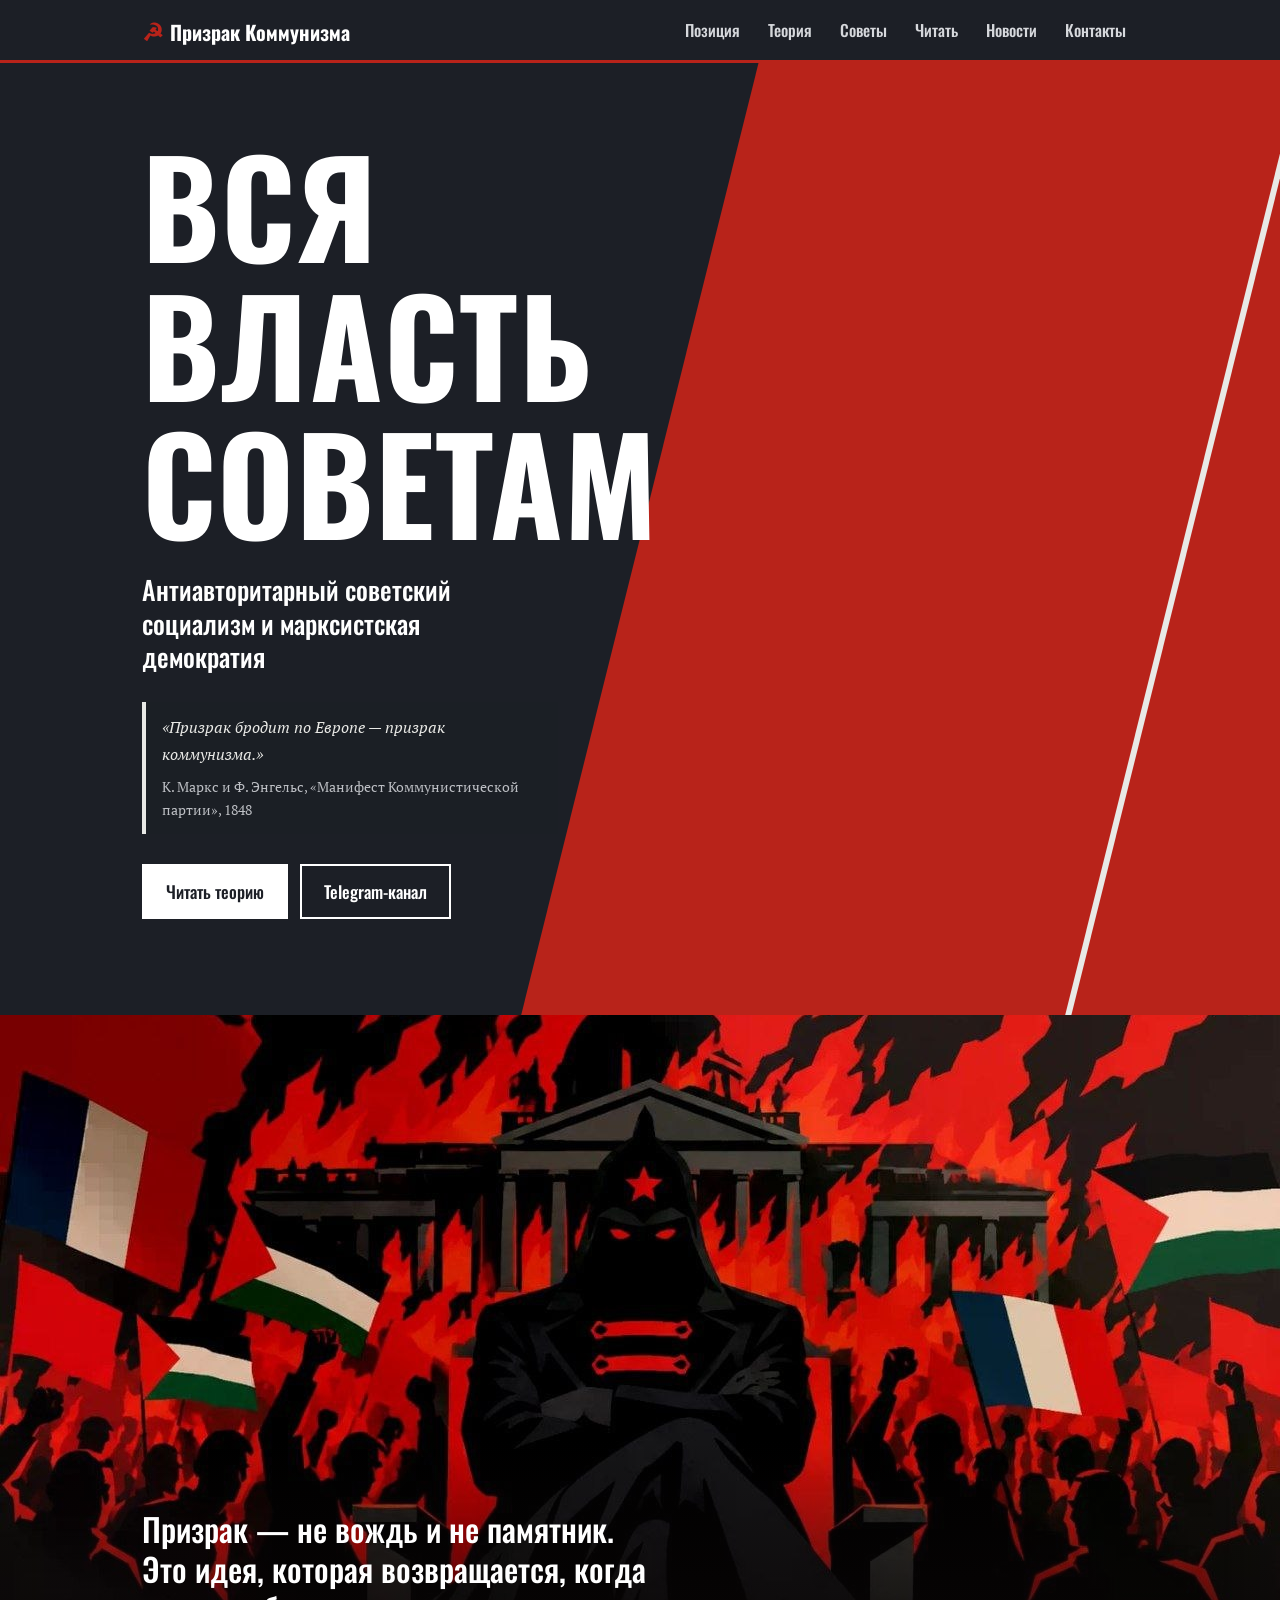
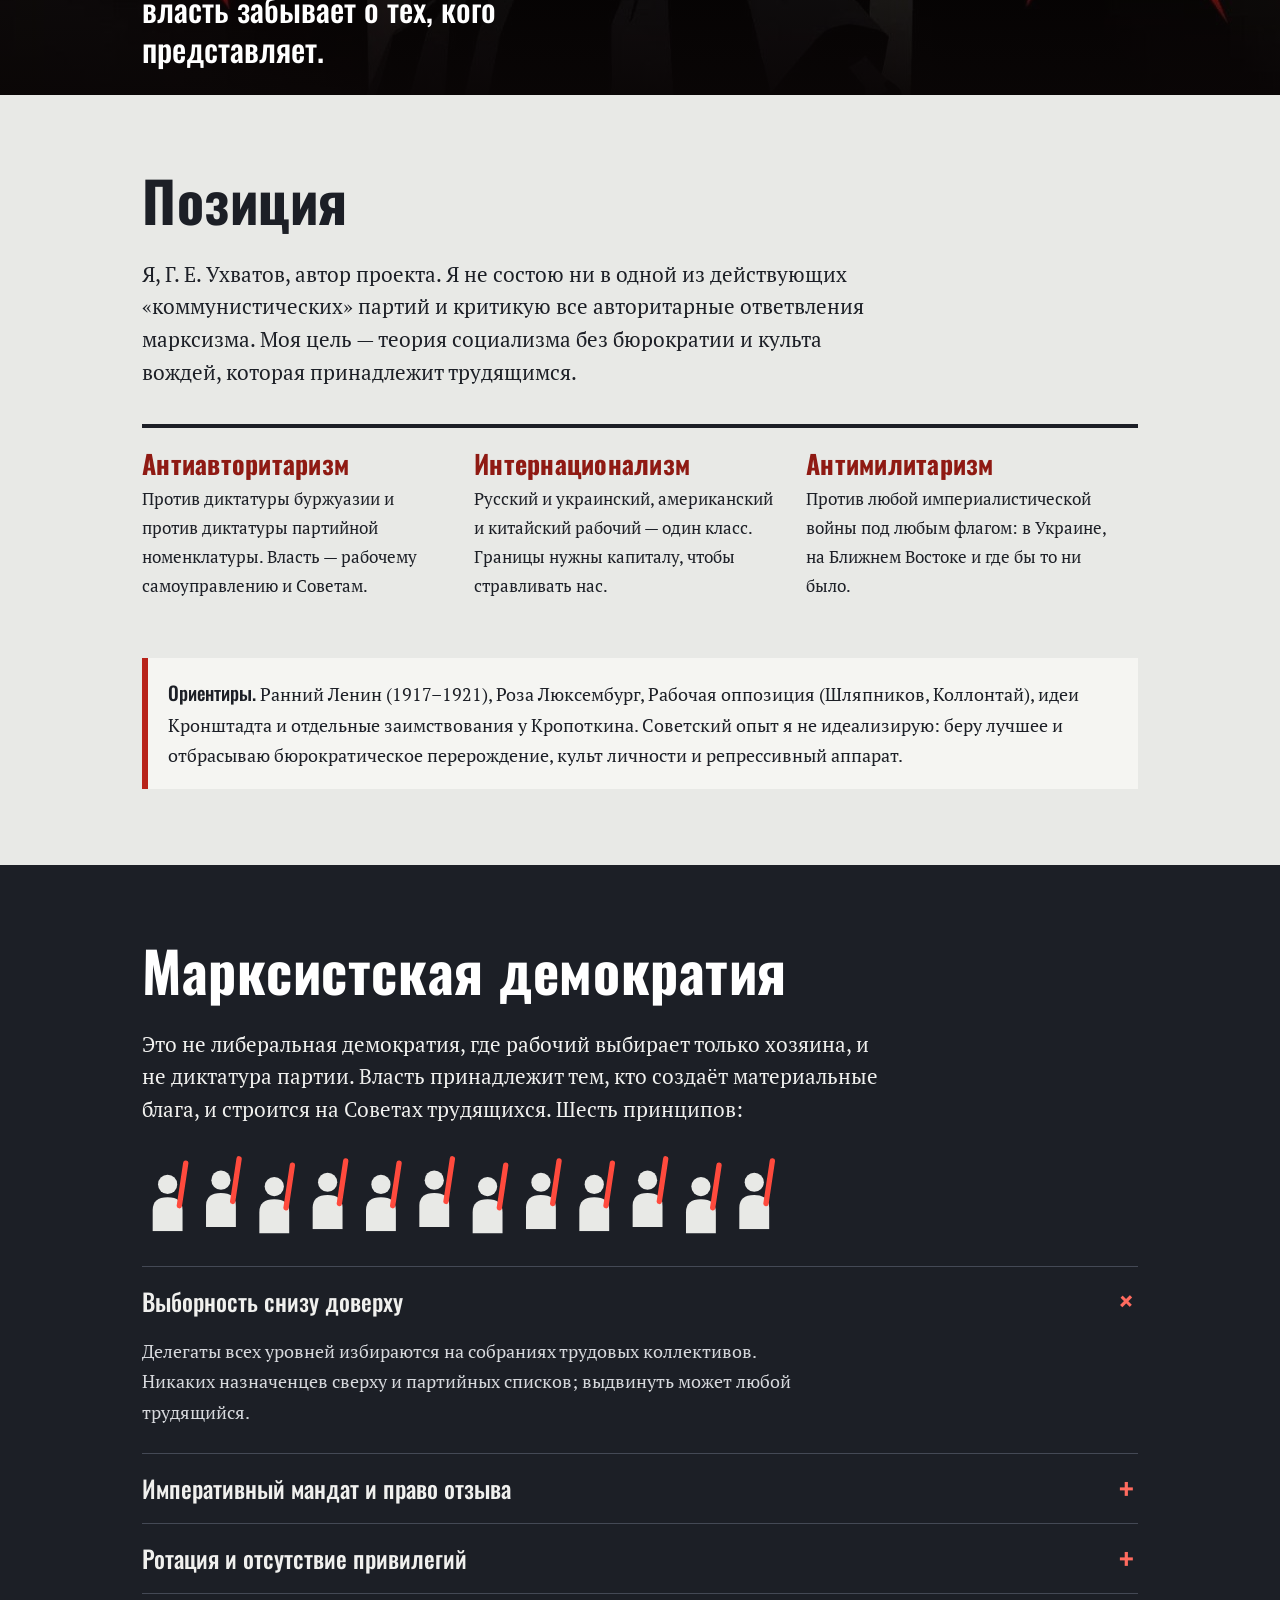
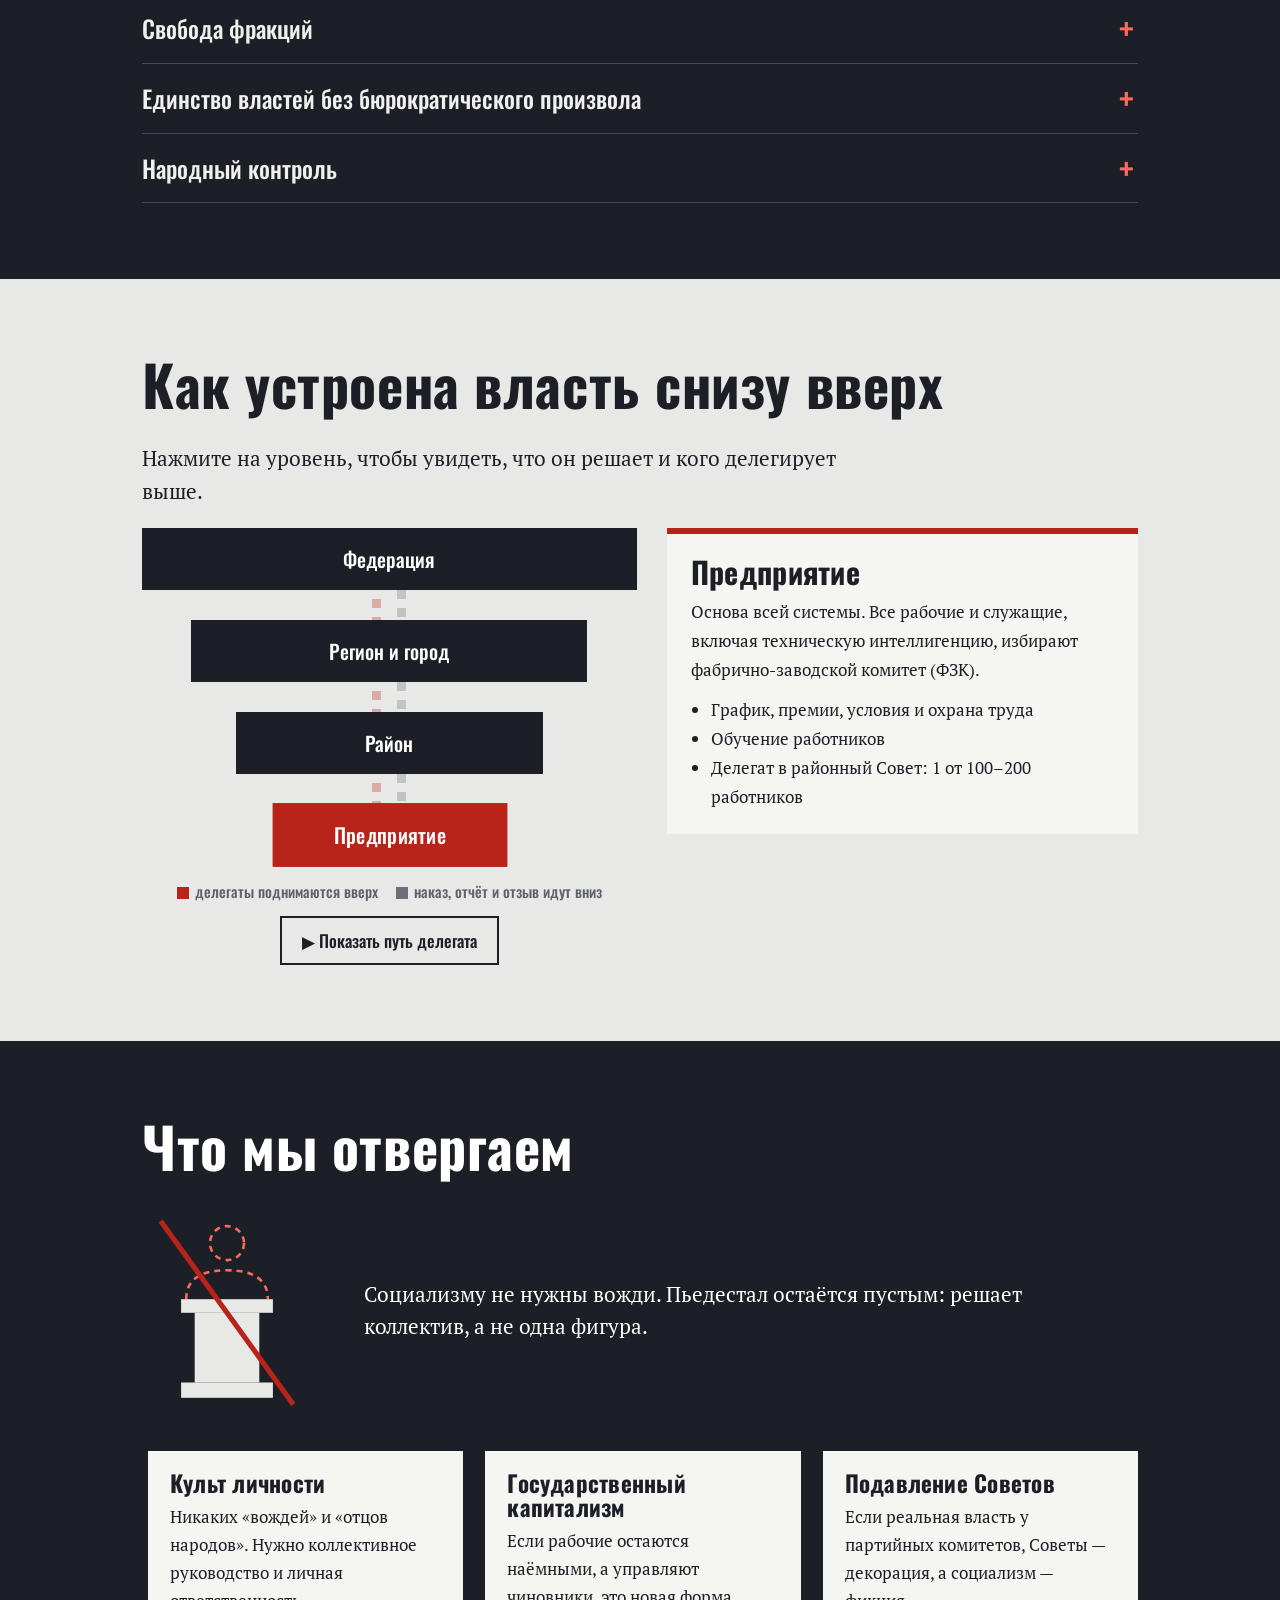
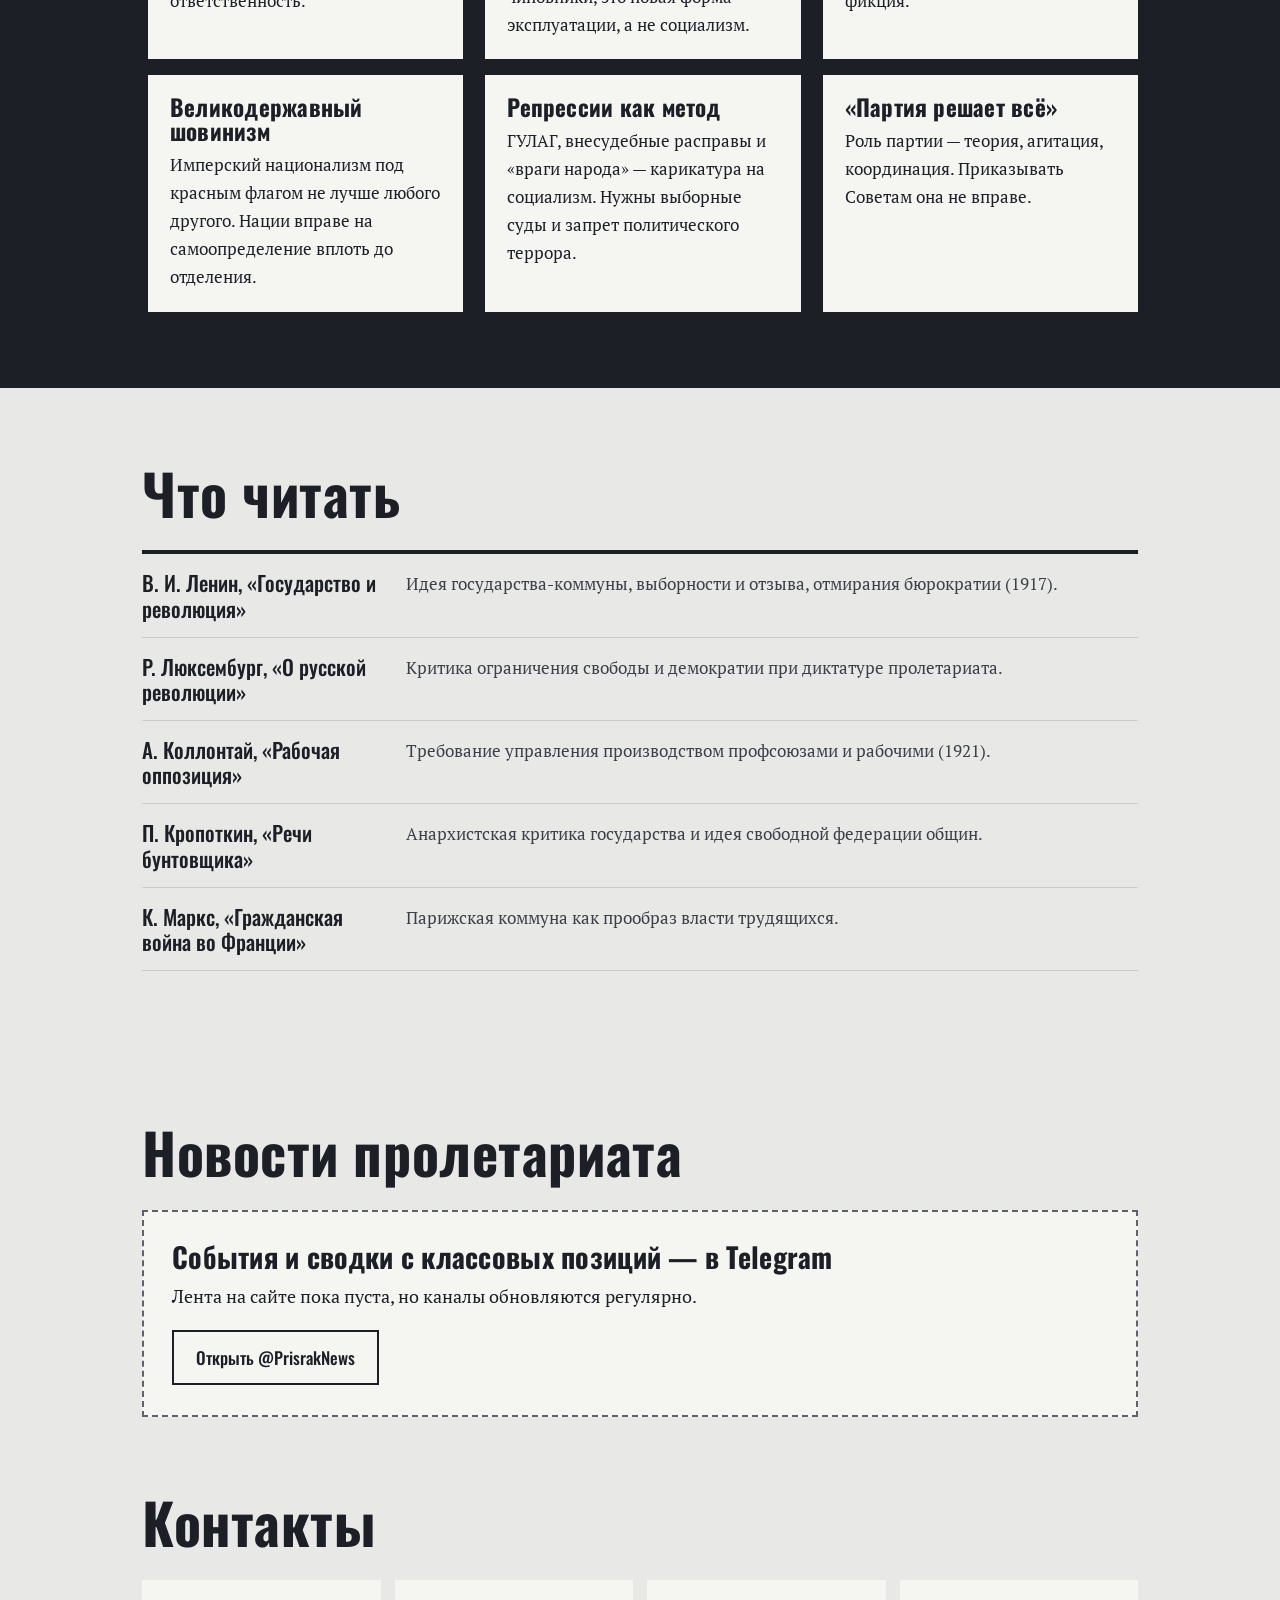
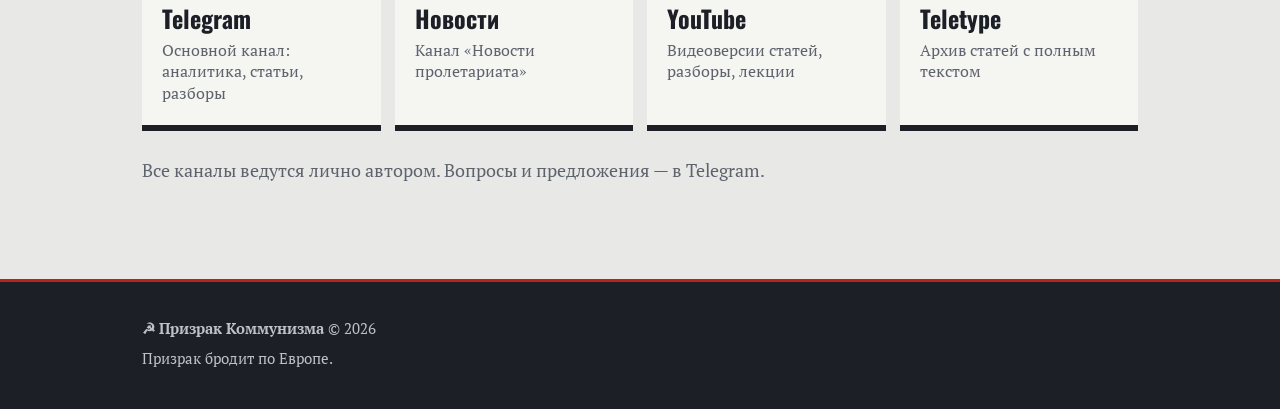
<file: index.html>
<!DOCTYPE html>
<html lang="ru">
<head>
<meta charset="utf-8">
<meta name="viewport" content="width=device-width, initial-scale=1">
<title>Призрак Коммунизма — антиавторитарный советский социализм</title>
<meta name="description" content="Авторский проект Г. Е. Ухватова: марксистская демократия, власть Советов, критика бюрократического перерождения социализма.">
<meta name="theme-color" content="#1c1f26">
<meta property="og:title" content="Призрак Коммунизма">
<meta property="og:image" content="https://saxtonhale228.github.io/prizrakkommunizma/ghost.jpg">
<link rel="preconnect" href="https://fonts.googleapis.com">
<link rel="preconnect" href="https://fonts.gstatic.com" crossorigin>
<link href="https://fonts.googleapis.com/css2?family=Oswald:wght@500;700&family=PT+Serif:ital,wght@0,400;0,700;1,400&display=swap" rel="stylesheet">
<style>
:root{
  --ink:#1c1f26; --paper:#e8e9e6; --sheet:#f5f5f2; --red:#b8231a; --red-d:#8f1a13; --grey:#5d626c; --line:#c9cac5;
  --head:'Oswald','Arial Narrow',Impact,sans-serif; --body:'PT Serif',Georgia,'Times New Roman',serif;
  box-sizing:border-box;
}
*,*::before,*::after{box-sizing:inherit}
html{scroll-behavior:smooth;scroll-padding-top:64px}
body{margin:0;background:var(--paper);color:var(--ink);font:18px/1.7 var(--body)}
a{color:var(--red-d)}
a:focus-visible,button:focus-visible,summary:focus-visible{outline:3px solid var(--red);outline-offset:3px}
.wrap{max-width:1040px;margin:0 auto;padding:0 22px}
h1,h2,h3{font-family:var(--head);font-weight:700;line-height:1.05;margin:0;letter-spacing:.01em}
p{margin:0 0 1em;max-width:68ch}

/* nav */
header{position:sticky;top:0;z-index:20;background:var(--ink);color:#fff;border-bottom:3px solid var(--red)}
header .wrap{display:flex;align-items:center;justify-content:space-between;height:60px;gap:16px}
.logo{font:700 20px var(--head);color:#fff;text-decoration:none;white-space:nowrap}
.logo b{color:var(--red);font-size:24px;margin-right:6px}
nav{display:flex;gap:4px;overflow-x:auto;scrollbar-width:none}
nav a{font:500 16px var(--head);color:#d6d8dc;text-decoration:none;padding:8px 12px;white-space:nowrap}
nav a:hover{color:#fff;background:#2b2f39}

/* hero */
.hero{background:var(--ink);color:#fff;position:relative;overflow:hidden;padding:72px 0 96px}
.hero::before{content:"";position:absolute;right:-12%;top:-20%;width:62%;height:150%;background:var(--red);transform:rotate(14deg);}
.hero::after{content:"";position:absolute;right:8%;top:-20%;width:6px;height:150%;background:var(--paper);transform:rotate(14deg)}
.hero .wrap{position:relative;z-index:2}
.hero h1{font-size:clamp(52px,12vw,132px);text-transform:uppercase;max-width:9ch}
.hero .sub{font:500 clamp(18px,3vw,26px)/1.3 var(--head);margin:22px 0 28px;max-width:26ch;color:#fff}
.quote{border-left:4px solid var(--paper);padding:2px 0 2px 16px;max-width:52ch;font-style:italic;font-size:16px;color:#e9e9e6;background:rgba(28,31,38,.78);padding:12px 16px}
.quote cite{display:block;font-style:normal;font-size:14px;margin-top:6px;color:#bdbfc4}
.btns{display:flex;flex-wrap:wrap;gap:12px;margin-top:30px}
.btn{display:inline-block;font:500 17px var(--head);text-decoration:none;padding:13px 22px;border:2px solid #fff;color:#fff;background:transparent}
.btn.fill{background:#fff;color:var(--ink)}
.btn:hover{background:var(--red-d);border-color:var(--red-d);color:#fff}

section{padding:76px 0}
section h2{font-size:clamp(34px,6vw,56px);margin-bottom:28px}
.lead{font-size:21px;line-height:1.55}

/* ghost banner */
.ghost{margin:0;position:relative;background:#120405}
.ghost img{display:block;width:100%;max-height:680px;object-fit:cover;object-position:center 28%}
.ghost figcaption{position:absolute;left:0;right:0;bottom:0;padding:70px 22px 26px;background:linear-gradient(transparent,rgba(10,6,6,.92));color:#fff}
.ghost figcaption p{font:500 clamp(20px,3.4vw,32px)/1.25 var(--head);max-width:30ch;margin:0 auto 0 max(0px,calc((100% - 996px)/2))}
/* vote + pedestal */
.vote{display:block;width:100%;max-width:640px;height:auto;margin:6px 0 30px}
.rej-top{display:grid;gap:22px;align-items:center;grid-template-columns:1fr;margin-bottom:34px}
@media(min-width:700px){.rej-top{grid-template-columns:200px 1fr}}
.rej-top svg{width:170px;height:auto}
/* position: three claims */
.claims{display:grid;gap:0;grid-template-columns:repeat(auto-fit,minmax(260px,1fr));margin-top:36px;border-top:4px solid var(--ink)}
.claim{padding:22px 22px 12px 0}
.claim h3{font-size:26px;margin-bottom:8px;color:var(--red-d)}
.claim p{font-size:17px}
.refs{margin-top:28px;padding:18px 20px;background:var(--sheet);border-left:6px solid var(--red)}
.refs strong{font-family:var(--head);font-weight:500;font-size:19px}

/* theory */
.dark{background:var(--ink);color:#f0f0ee}
.dark h2{color:#fff}
.dark a{color:#ff8a80}
details{border-top:1px solid #444955}
details:last-of-type{border-bottom:1px solid #444955}
summary{cursor:pointer;list-style:none;font:500 24px/1.2 var(--head);padding:20px 40px 20px 0;position:relative}
summary::-webkit-details-marker{display:none}
summary::after{content:"+";position:absolute;right:4px;top:14px;font-size:34px;color:#ff6b5f;transition:transform .2s}
details[open] summary::after{transform:rotate(45deg)}
details p{padding-bottom:8px;color:#d7d9dd}

/* council diagram */
.diagram{display:grid;gap:30px;grid-template-columns:1fr;margin-top:12px}
@media(min-width:820px){.diagram{grid-template-columns:1.05fr 1fr;align-items:start}}
.tiers{display:flex;flex-direction:column;align-items:center}
.tier{font:500 20px var(--head);border:0;color:#fff;background:var(--ink);padding:16px 12px;cursor:pointer;text-align:center;transition:background .3s,transform .2s}
.tier[data-i="0"]{width:46%}.tier[data-i="1"]{width:62%}.tier[data-i="2"]{width:80%}.tier[data-i="3"]{width:100%}
.tier:hover{background:#34394a}
.tier.path{background:#6d1a14}
.tier[aria-pressed="true"]{background:var(--red);transform:scale(1.03)}
.conn{height:30px;width:34px;display:flex;justify-content:space-between;opacity:.3;transition:opacity .3s}
.conn.on{opacity:1}
.conn i{width:9px;height:100%;background-size:9px 18px}
.conn .up{background-image:linear-gradient(to top,var(--red) 50%,transparent 50%);animation:up .9s linear infinite}
.conn .dn{background-image:linear-gradient(to bottom,#6a6f7a 50%,transparent 50%);animation:dn 1.3s linear infinite}
@keyframes up{to{background-position:0 -18px}}
@keyframes dn{to{background-position:0 18px}}
.legend{display:flex;flex-wrap:wrap;gap:6px 18px;font:500 15px var(--head);color:var(--grey);margin-top:14px;justify-content:center}
.legend b{display:inline-block;width:12px;height:12px;margin-right:6px;vertical-align:-1px}
.play{margin-top:14px;font:500 17px var(--head);background:transparent;border:2px solid var(--ink);color:var(--ink);padding:10px 20px;cursor:pointer}
.play:hover{background:var(--ink);color:#fff}
.swap{animation:swap .45s ease-out}
@keyframes swap{from{opacity:0;transform:translateX(14px)}to{opacity:1;transform:none}}
.panel{background:var(--sheet);border-top:6px solid var(--red);padding:22px 24px;min-height:230px}
.panel h3{font-size:30px;margin-bottom:10px}
.panel p{font-size:17px;margin-bottom:.7em}
.panel ul{margin:0;padding-left:20px;font-size:17px}

/* rejections */
.no{display:grid;gap:16px;grid-template-columns:repeat(auto-fit,minmax(290px,1fr))}
.no div{background:var(--sheet);padding:20px 22px;border-left:6px solid var(--ink)}
.no h3{font-size:23px;margin-bottom:8px}
.no p{font-size:16.5px;margin:0}

/* reading */
.read{list-style:none;margin:0;padding:0;border-top:4px solid var(--ink)}
.read li{display:grid;gap:4px 24px;padding:16px 0;border-bottom:1px solid var(--line);grid-template-columns:1fr}
@media(min-width:700px){.read li{grid-template-columns:240px 1fr}}
.read b{font:500 21px/1.2 var(--head)}
.read span{font-size:16.5px;color:#3b3f48}

/* news */
.empty{background:var(--sheet);padding:30px 28px;border:2px dashed var(--grey)}
.empty h3{font-size:28px;margin-bottom:10px}

/* contacts */
.links{display:grid;gap:14px;grid-template-columns:repeat(auto-fit,minmax(230px,1fr))}
.links a{display:block;text-decoration:none;background:var(--sheet);color:var(--ink);padding:20px;border-bottom:6px solid var(--ink)}
.links a:hover{border-color:var(--red);background:#fff}
.links b{display:block;font:700 24px var(--head);margin-bottom:4px}
.links span{font-size:15.5px;color:var(--grey);line-height:1.4;display:block}

footer{background:var(--ink);color:#bfc1c6;padding:34px 0;font-size:15px;border-top:3px solid var(--red)}
footer p{margin:0 0 4px;max-width:none}
@media(prefers-reduced-motion:reduce){html{scroll-behavior:auto}*,*::before,*::after{transition:none!important;animation:none!important}}
@media(max-width:640px){body{font-size:17px}.hero{padding:48px 0 70px}section{padding:56px 0}.logo span{display:none}}
</style>
</head>
<body>

<header>
  <div class="wrap">
    <a class="logo" href="#top"><b>☭</b><span>Призрак Коммунизма</span></a>
    <nav aria-label="Разделы">
      <a href="#position">Позиция</a>
      <a href="#theory">Теория</a>
      <a href="#soviets">Советы</a>
      <a href="#reading">Читать</a>
      <a href="#news">Новости</a>
      <a href="#contacts">Контакты</a>
    </nav>
  </div>
</header>

<main id="top">
<div class="hero">
  <div class="wrap">
    <h1>Вся власть Советам</h1>
    <p class="sub">Антиавторитарный советский социализм и марксистская демократия</p>
    <blockquote class="quote" style="margin:0">«Призрак бродит по Европе — призрак коммунизма.»
      <cite>К. Маркс и Ф. Энгельс, «Манифест Коммунистической партии», 1848</cite>
    </blockquote>
    <div class="btns">
      <a class="btn fill" href="#theory">Читать теорию</a>
      <a class="btn" href="https://t.me/PrisrakKommunisma">Telegram-канал</a>
    </div>
  </div>
</div>

<figure class="ghost">
  <img src="ghost.jpg" width="1280" height="960" alt="Иллюстрация: фигура в капюшоне с красной звездой на фоне горящего здания и толпы с флагами и поднятыми кулаками">
  <figcaption><p>Призрак — не вождь и не памятник. Это идея, которая возвращается, когда власть забывает о тех, кого представляет.</p></figcaption>
</figure>

<section id="position">
  <div class="wrap">
    <h2>Позиция</h2>
    <p class="lead">Я, Г. Е. Ухватов, автор проекта. Я не состою ни в одной из действующих «коммунистических» партий и критикую все авторитарные ответвления марксизма. Моя цель — теория социализма без бюрократии и культа вождей, которая принадлежит трудящимся.</p>
    <div class="claims">
      <div class="claim"><h3>Антиавторитаризм</h3><p>Против диктатуры буржуазии и против диктатуры партийной номенклатуры. Власть — рабочему самоуправлению и Советам.</p></div>
      <div class="claim"><h3>Интернационализм</h3><p>Русский и украинский, американский и китайский рабочий — один класс. Границы нужны капиталу, чтобы стравливать нас.</p></div>
      <div class="claim"><h3>Антимилитаризм</h3><p>Против любой империалистической войны под любым флагом: в Украине, на Ближнем Востоке и где бы то ни было.</p></div>
    </div>
    <div class="refs"><strong>Ориентиры.</strong> Ранний Ленин (1917–1921), Роза Люксембург, Рабочая оппозиция (Шляпников, Коллонтай), идеи Кронштадта и отдельные заимствования у Кропоткина. Советский опыт я не идеализирую: беру лучшее и отбрасываю бюрократическое перерождение, культ личности и репрессивный аппарат.</div>
  </div>
</section>

<section id="theory" class="dark">
  <div class="wrap">
    <h2>Марксистская демократия</h2>
    <p class="lead">Это не либеральная демократия, где рабочий выбирает только хозяина, и не диктатура партии. Власть принадлежит тем, кто создаёт материальные блага, и строится на Советах трудящихся. Шесть принципов:</p>
    <svg class="vote" viewBox="0 0 600 84" role="img" aria-label="Ряд людей с поднятыми руками: голосование на собрании"><defs><symbol id="p" viewBox="0 0 40 70"><circle cx="20" cy="26" r="9" fill="#e8e9e6"/><path d="M6 70V50q0-12 14-12t14 12v20z" fill="#e8e9e6"/><path d="M31 46L37 6" stroke="#ff4a3d" stroke-width="5" stroke-linecap="round"/></symbol></defs><use href="#p" x="4" y="10" width="40" height="70"/><use href="#p" x="54" y="6" width="40" height="70"/><use href="#p" x="104" y="12" width="40" height="70"/><use href="#p" x="154" y="8" width="40" height="70"/><use href="#p" x="204" y="10" width="40" height="70"/><use href="#p" x="254" y="6" width="40" height="70"/><use href="#p" x="304" y="12" width="40" height="70"/><use href="#p" x="354" y="8" width="40" height="70"/><use href="#p" x="404" y="10" width="40" height="70"/><use href="#p" x="454" y="6" width="40" height="70"/><use href="#p" x="504" y="12" width="40" height="70"/><use href="#p" x="554" y="8" width="40" height="70"/></svg>
    <div>
      <details open><summary>Выборность снизу доверху</summary><p>Делегаты всех уровней избираются на собраниях трудовых коллективов. Никаких назначенцев сверху и партийных списков; выдвинуть может любой трудящийся.</p></details>
      <details><summary>Императивный мандат и право отзыва</summary><p>Делегат голосует по наказу избирателей, а не по своему усмотрению. Собрание коллектива, который его делегировал, может отозвать его в любой момент.</p></details>
      <details><summary>Ротация и отсутствие привилегий</summary><p>Делегаты не профессиональные политики: они работают на производстве и получают лишь компенсацию потерянного времени. Срок полномочий — 2–3 года, подряд не более двух раз. Так не складывается каста управленцев.</p></details>
      <details><summary>Свобода фракций</summary><p>Дискуссии, фракции и критика большинства меньшинством допустимы внутри Советов и партии. Запрет фракций на X съезде РКП(б) в 1921 году стал шагом к диктатуре аппарата.</p></details>
      <details><summary>Единство властей без бюрократического произвола</summary><p>Советы объединяют законодательную, исполнительную и контрольную функции. Исполкомы подотчётны Советам, судьи избираются ими, милиция работает под контролем рабочих коллективов.</p></details>
      <details><summary>Народный контроль</summary><p>Выборные контролёры от трудовых коллективов проверяют учреждения, суды и милицию. Без этого Советы становятся декорацией.</p></details>
    </div>
  </div>
</section>

<section id="soviets">
  <div class="wrap">
    <h2>Как устроена власть снизу вверх</h2>
    <p class="lead">Нажмите на уровень, чтобы увидеть, что он решает и кого делегирует выше.</p>
    <div class="diagram">
      <div>
      <div class="tiers" role="group" aria-label="Уровни Советов">
        <button class="tier" data-i="3" aria-pressed="false">Федерация</button>
        <div class="conn" data-j="2"><i class="up"></i><i class="dn"></i></div>
        <button class="tier" data-i="2" aria-pressed="false">Регион и город</button>
        <div class="conn" data-j="1"><i class="up"></i><i class="dn"></i></div>
        <button class="tier" data-i="1" aria-pressed="false">Район</button>
        <div class="conn" data-j="0"><i class="up"></i><i class="dn"></i></div>
        <button class="tier" data-i="0" aria-pressed="true">Предприятие</button>
      </div>
      <div class="legend"><span><b style="background:var(--red)"></b>делегаты поднимаются вверх</span><span><b style="background:#6a6f7a"></b>наказ, отчёт и отзыв идут вниз</span></div>
      <div style="text-align:center"><button class="play" id="play">▶ Показать путь делегата</button></div>
    </div>
      <div class="panel" id="panel" aria-live="polite"></div>
    </div>
  </div>
</section>

<section id="no" class="dark">
  <div class="wrap">
    <h2>Что мы отвергаем</h2>
    <div class="rej-top">
      <svg viewBox="0 0 200 250" role="img" aria-label="Пустой пьедестал"><g fill="none" stroke="#ff6b5f" stroke-width="3" stroke-dasharray="7 6"><circle cx="100" cy="46" r="20"/><path d="M52 112q0-34 48-34t48 34"/></g><g fill="#e8e9e6"><rect x="46" y="112" width="108" height="16"/><rect x="62" y="128" width="76" height="82"/><rect x="46" y="210" width="108" height="18"/></g><path d="M22 20L178 236" stroke="#b8231a" stroke-width="6"/></svg>
      <p class="lead" style="margin:0;color:#fff">Социализму не нужны вожди. Пьедестал остаётся пустым: решает коллектив, а не одна фигура.</p>
    </div>
    <div class="no" style="color:var(--ink)">
      <div><h3>Культ личности</h3><p>Никаких «вождей» и «отцов народов». Нужно коллективное руководство и личная ответственность.</p></div>
      <div><h3>Государственный капитализм</h3><p>Если рабочие остаются наёмными, а управляют чиновники, это новая форма эксплуатации, а не социализм.</p></div>
      <div><h3>Подавление Советов</h3><p>Если реальная власть у партийных комитетов, Советы — декорация, а социализм — фикция.</p></div>
      <div><h3>Великодержавный шовинизм</h3><p>Имперский национализм под красным флагом не лучше любого другого. Нации вправе на самоопределение вплоть до отделения.</p></div>
      <div><h3>Репрессии как метод</h3><p>ГУЛАГ, внесудебные расправы и «враги народа» — карикатура на социализм. Нужны выборные суды и запрет политического террора.</p></div>
      <div><h3>«Партия решает всё»</h3><p>Роль партии — теория, агитация, координация. Приказывать Советам она не вправе.</p></div>
    </div>
  </div>
</section>

<section id="reading">
  <div class="wrap">
    <h2>Что читать</h2>
    <ul class="read">
      <li><b>В. И. Ленин, «Государство и революция»</b><span>Идея государства-коммуны, выборности и отзыва, отмирания бюрократии (1917).</span></li>
      <li><b>Р. Люксембург, «О русской революции»</b><span>Критика ограничения свободы и демократии при диктатуре пролетариата.</span></li>
      <li><b>А. Коллонтай, «Рабочая оппозиция»</b><span>Требование управления производством профсоюзами и рабочими (1921).</span></li>
      <li><b>П. Кропоткин, «Речи бунтовщика»</b><span>Анархистская критика государства и идея свободной федерации общин.</span></li>
      <li><b>К. Маркс, «Гражданская война во Франции»</b><span>Парижская коммуна как прообраз власти трудящихся.</span></li>
    </ul>
  </div>
</section>

<section id="news">
  <div class="wrap">
    <h2>Новости пролетариата</h2>
    <div class="empty">
      <h3>События и сводки с классовых позиций — в Telegram</h3>
      <p>Лента на сайте пока пуста, но каналы обновляются регулярно.</p>
      <a class="btn" style="color:var(--ink);border-color:var(--ink)" href="https://t.me/PrisrakNews">Открыть @PrisrakNews</a>
    </div>
  </div>
</section>

<section id="contacts" style="padding-top:0">
  <div class="wrap">
    <h2>Контакты</h2>
    <div class="links">
      <a href="https://t.me/PrisrakKommunisma"><b>Telegram</b><span>Основной канал: аналитика, статьи, разборы</span></a>
      <a href="https://t.me/PrisrakNews"><b>Новости</b><span>Канал «Новости пролетариата»</span></a>
      <a href="https://www.youtube.com/@%D0%9F%D1%80%D0%B8%D0%B7%D1%80%D0%B0%D0%BA%D0%9A%D0%BE%D0%BC%D0%BC%D1%83%D0%BD%D0%B8%D0%B7%D0%BC%D0%B01917"><b>YouTube</b><span>Видеоверсии статей, разборы, лекции</span></a>
      <a href="https://teletype.in/@prisrakkommunizma"><b>Teletype</b><span>Архив статей с полным текстом</span></a>
    </div>
    <p style="margin-top:24px;color:var(--grey)">Все каналы ведутся лично автором. Вопросы и предложения — в Telegram.</p>
  </div>
</section>
</main>

<footer>
  <div class="wrap">
    <p><strong>☭ Призрак Коммунизма</strong> © 2026</p>
    <p>Призрак бродит по Европе.</p>
  </div>
</footer>

<script>
const tiers=[
 {t:'Предприятие',p:'Основа всей системы. Все рабочие и служащие, включая техническую интеллигенцию, избирают фабрично-заводской комитет (ФЗК).',l:['График, премии, условия и охрана труда','Обучение работников','Делегат в районный Совет: 1 от 100–200 работников']},
 {t:'Район',p:'Совет состоит из делегатов от предприятий, школ, больниц и жилищных кооперативов.',l:['Благоустройство и ЖКХ','Школы и поликлиники, местный транспорт','Делегаты в городской Совет']},
 {t:'Регион и город',p:'Городской Совет утверждает бюджет и крупные проекты, а исполком подотчётен ему и отзываем в любой момент.',l:['Бюджет, транспорт, жилищное строительство','Крупная инфраструктура','Региональный уровень строится по той же схеме']},
 {t:'Федерация',p:'Высший уровень строится по той же логике: от региона к федерации, без назначенцев из центра.',l:['Вопросы общего масштаба','Отчёт перед избирателями не реже раза в полгода','Референдум по любому вопросу по требованию 10% избирателей']}
];
const panel=document.getElementById('panel'),btns=[...document.querySelectorAll('.tier')],conns=[...document.querySelectorAll('.conn')],playBtn=document.getElementById('play');
let timer=null;
function show(i){
  const d=tiers[i];
  panel.innerHTML='<h3>'+d.t+'</h3><p>'+d.p+'</p><ul>'+d.l.map(x=>'<li>'+x+'</li>').join('')+'</ul>';
  panel.classList.remove('swap');void panel.offsetWidth;panel.classList.add('swap');
  btns.forEach(b=>{const k=+b.dataset.i;b.setAttribute('aria-pressed',k===i);b.classList.toggle('path',k<i)});
  conns.forEach(c=>c.classList.toggle('on',+c.dataset.j<i));
}
function stop(){clearInterval(timer);timer=null;playBtn.textContent='▶ Показать путь делегата'}
function play(){
  if(timer){stop();return}
  let i=0;show(0);playBtn.textContent='■ Остановить';
  timer=setInterval(()=>{i++;if(i>3){stop();return}show(i)},1700);
}
btns.forEach(b=>b.addEventListener('click',()=>{stop();show(+b.dataset.i)}));
playBtn.addEventListener('click',play);
show(0);
</script>
</body>
</html>
</file>
